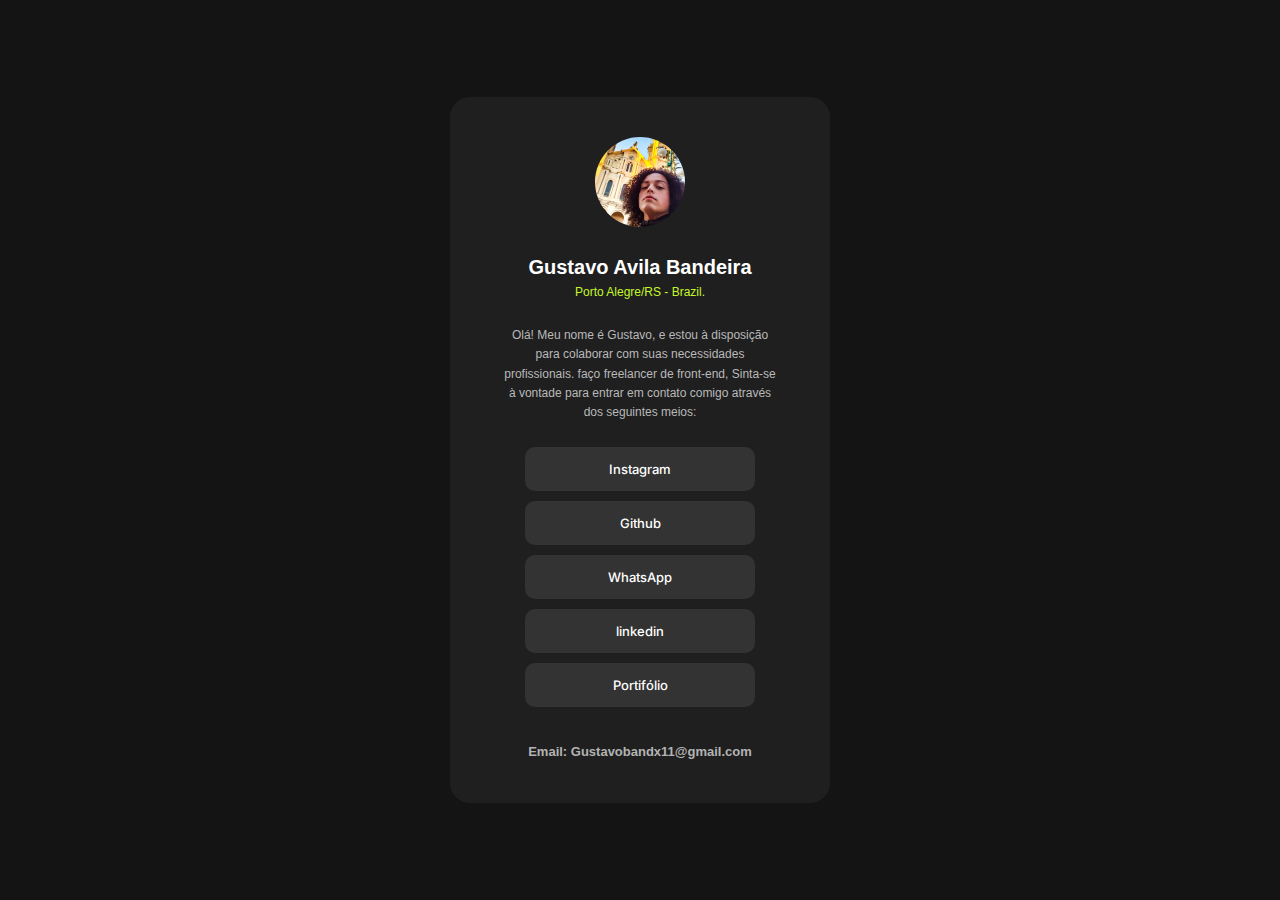
<file: index.html>
<!DOCTYPE html>
<html lang="pt-br">
<head>
    <meta charset="UTF-8">
    <meta name="viewport" content="width=device-width, initial-scale=1.0">
    <title>Contato Profissional</title>
    <link rel="stylesheet" href="./style/style.css">
    <link rel="shortcut icon" href="favicon_io (1)/favicon-32x32.png" type="image/x-icon">
    <link rel="shortcut icon" href="favicon_io (1)/favicon-16x16.png" type="image/x-icon">
    
</head>
<body>
    <main>
      
        <section>
            <img src="imagens/WhatsApp Image 2025-09-15 at 21.08.44.jpeg" alt="Foto de Gustavo">
            <p id="Nome">Gustavo Avila Bandeira</p>
            <p id="Endereco">Porto Alegre/RS - Brazil.</p>
            <p class="texto">Olá! Meu nome é Gustavo, e estou à disposição para colaborar com suas necessidades profissionais. faço freelancer de front-end, Sinta-se à vontade para entrar em contato comigo através dos seguintes meios:</p>
            <ul>
            <a href="https://www.instagram.com/gustavobandx22" target="_blank"><li>Instagram</li></a>
            <a href="https://github.com/GustavoAvilaB" target="_blank"><li>Github</li></a>
            <a href="https://wa.me/qr/OEJUAH36YJUKL1" target="_blank"><li>WhatsApp</li></a>
            <a href="https://www.linkedin.com/in/gustavo-avila-bandeira-92a971292" target="_blank"><li>linkedin</li></a>
            <a href="portifólio.html" target="_self" rel="next"><li>Portifólio</li></a>
            </ul>
          <p id="Email">Email: Gustavobandx11@gmail.com</p>
        </section>

    </main>
</body>
</html>
</file>
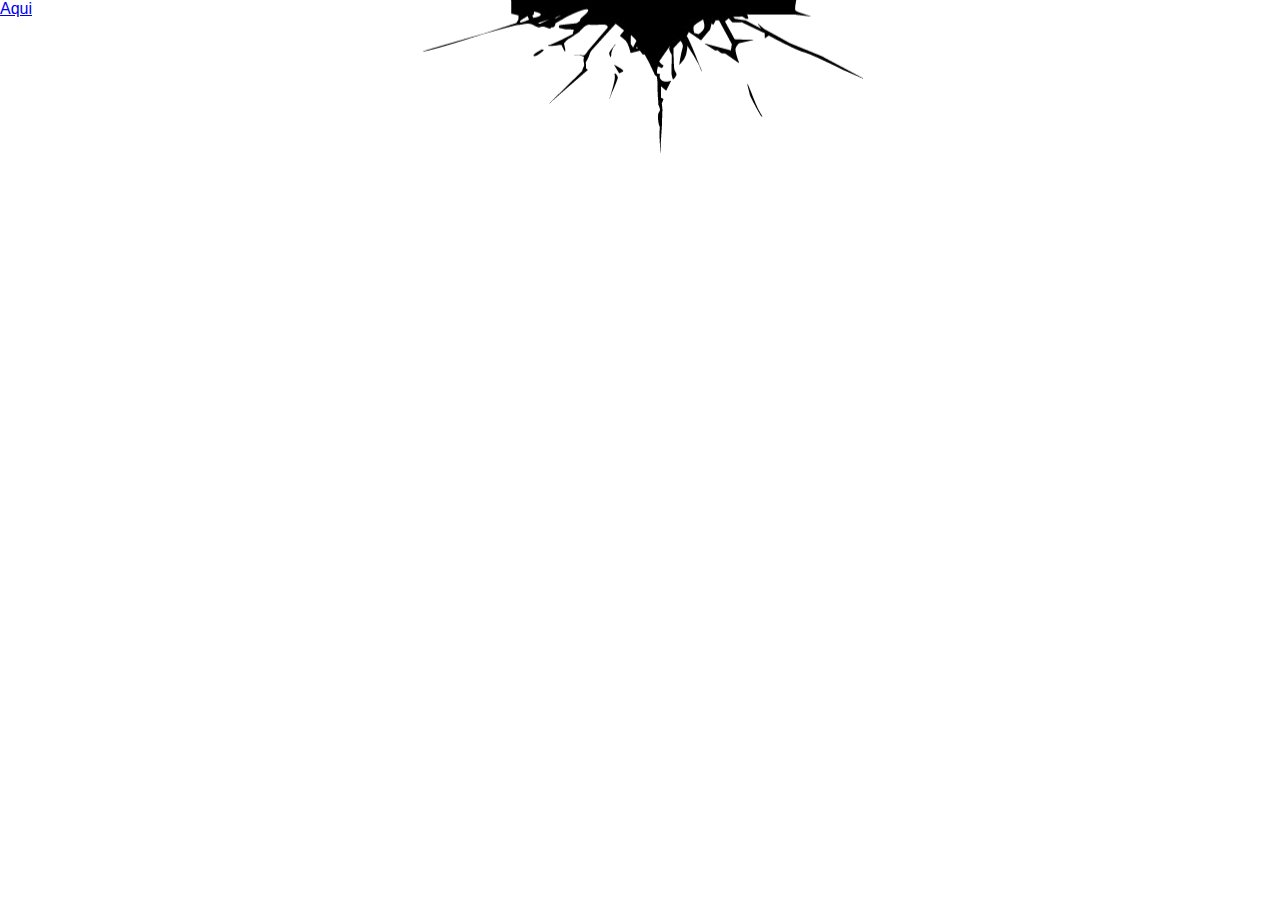
<file: indexteste.html>
<!DOCTYPE html>
<html lang="en">
<head>
    <meta charset="UTF-8">
    <meta name="viewport" content="width=device-width, initial-scale=1.0">
    <title>Document</title>

    <style>
        body {
            font-family: Arial, sans-serif;
            margin: 0;
            padding: 0;
            box-sizing: border-box;
            background-image: url(/imagens/fotosdoportifólio/logo-batman.png);
            background-repeat: no-repeat;
            background-position: center;
            
        }
    
    </style>
</head>
<body>
    <a href="index.html">Aqui</a>
</body>
</html>
</file>
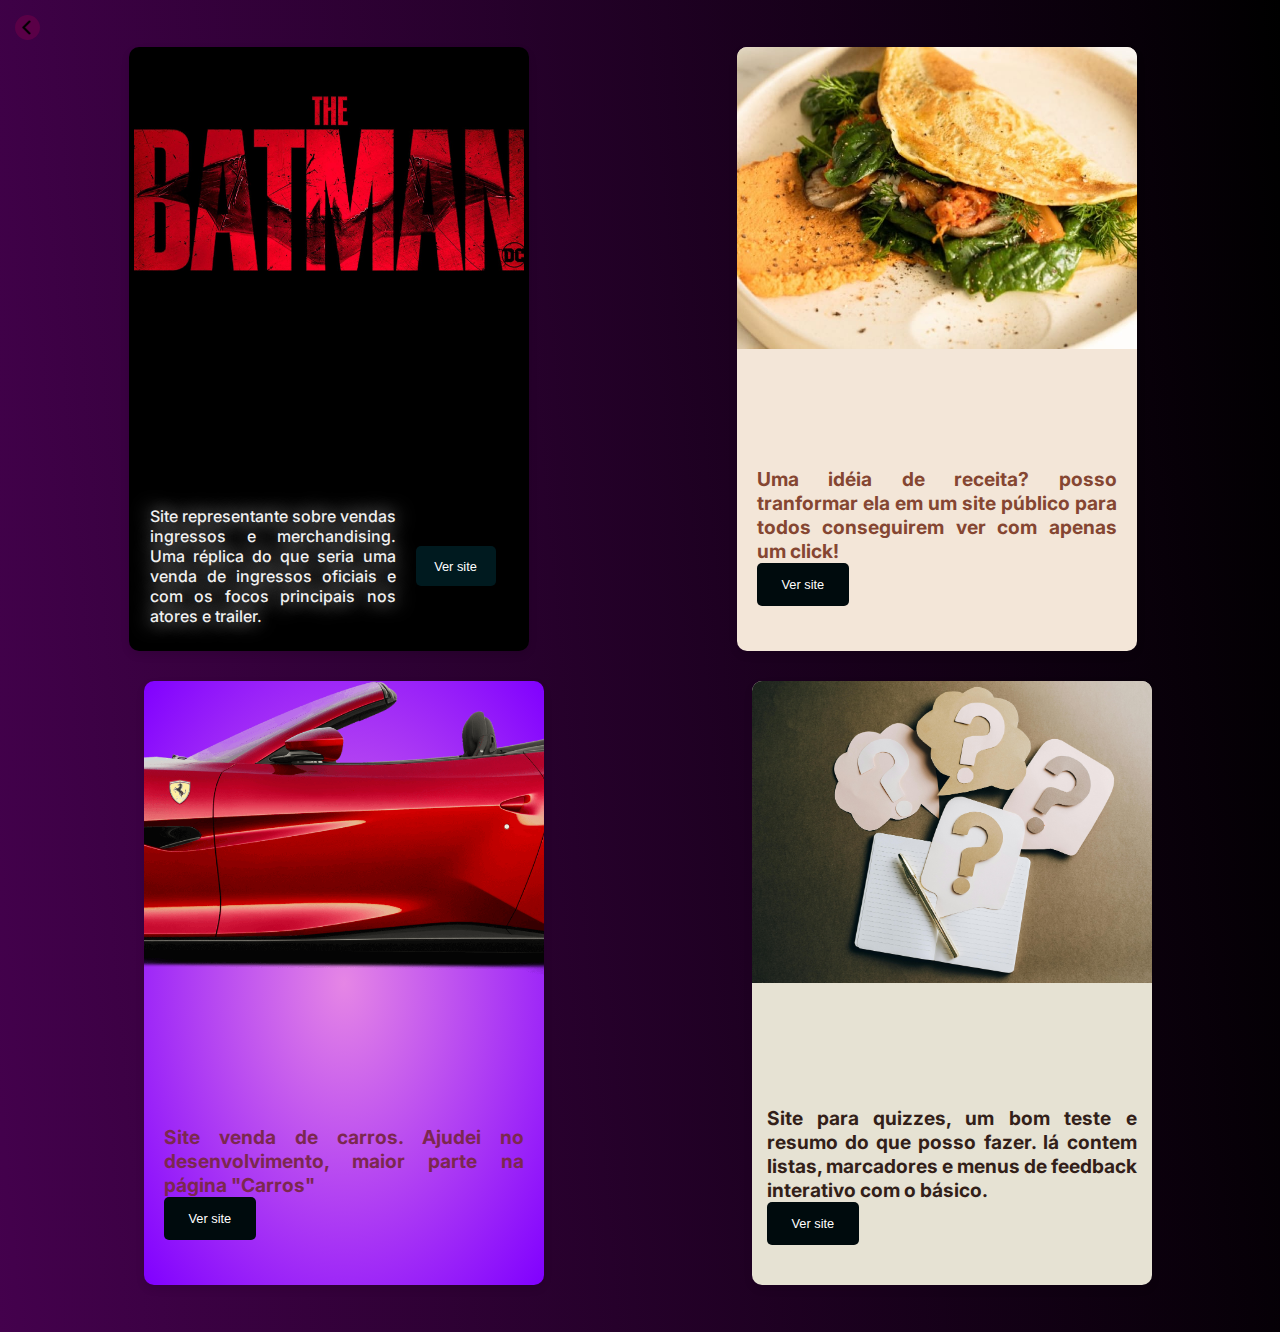
<file: portifólio.html>
<!DOCTYPE html>
<html lang="pt-br">
<head>
    <!DOCTYPE html>
    <html lang="pt-br">
    <head>
        <meta charset="UTF-8">
        <meta name="viewport" content="width=device-width, initial-scale=1.0">
        <title>Minhas experiências</title>
        <link rel="stylesheet" href="./style/styleportifólio.css">
        <link rel="shortcut icon" href="favicon_io (1)/favicon-32x32.png" type="image/x-icon">
        <link rel="shortcut icon" href="favicon_io (1)/favicon-16x16.png" type="image/x-icon">

    </head>
    <body>
      
        <a href="index.html"><img src="imagens/arrow.png" alt="botão para voltar pro menu" class="voltar"  target="_self" rel="prev"></a>
        <main> 
            
            <!--Site do projeto-Batman-->
            <section class="Batmansessao">
                <img src="imagens/fotosdoportifólio/Ef4Do0QXsAEJssz.jpg" alt="Site do Batman" class="Batman">
                <span class="batmanspan">
                    <p>Site representante sobre vendas ingressos e merchandising. Uma réplica do que seria uma venda de ingressos oficiais e com os focos principais nos atores e trailer.</p>
                    <a href="https://gustavoavilab.github.io/BATMAN-projeto/" target="_blank"><button>Ver site</button></a>
                </span>
            </section>
            <!--Site do Página de receitas-->
            <section class="receitassessao">
                <img src="imagens/fotosdoportifólio/image-omelette.jpeg" alt="Página de receitas">
                <span class="receitas">
                    <p class="texto" >Uma idéia de receita? posso tranformar ela em um site público para todos conseguirem ver com apenas um click!</p>
                    <a href="https://gustavoavilab.github.io/Pagina-de-Receita/" target="_blank"><button>Ver site</button></a>
                </span>
            </section>
            <!--Loja de Carros-->
            <section class="carros">
                <img src="imagens/fotosdoportifólio/ferrari.png" alt="Loja de Carros">
                <span class="carrospan">
                    <p class="texto">Site venda de carros. Ajudei no desenvolvimento, maior parte na página "Carros"</p>
                    <a href="https://gustavoavilab.github.io/SiteCarros/" target="_blank"><button>Ver site</button></a>
                </span>
            </section>
              <section class="quiz">
                <img src="imagens/fotosdoportifólio/pexels-leeloothefirst-5428830.jpg" alt="Loja de Carros">
                <span class="spanquiz">
                    <p class="texto">Site para quizzes, um bom teste e resumo do que posso fazer. lá contem listas, marcadores e menus de feedback interativo com o básico.</p>
                    <a href="https://gustavoavilab.github.io/Quizzparaprogramadores/" target="_blank"><button>Ver site</button></a>
                </span>
            </section>
        </main>

    </body>
    </html>
  
</body>
</html>
</file>
<file: style/style.css>
@charset "UTF-8";
@import url('https://fonts.googleapis.com/css2?family=Inter:wght@100..900&display=swap');
*{
    box-sizing: border-box;
    padding: 0;
    margin: 0;
    text-decoration: none;
    list-style: none;
}
body {
    font-family: Arial, sans-serif;
    margin: 0;
    padding: 0;
    background-color: #f4f4f4;
}

main{
    background-color: #141414;
    color: white;
    min-height: 100vh;
    display: flex;
    justify-content: center;
    align-items: center;
    flex-direction: column;
}

section{
    text-align: center;
    padding: 20px 50px;
    border-radius: 20px;
    background-color: #1F1F1F;
    height: auto;
    width: 380px;
    position: absolute;
}
section > p.texto{
    font-size: 12px;
    margin: 24px 0px 0px 0px;
    color: rgb(185, 185, 185);
}

img{
    width: 90px;
    height: 90px;
    border-radius: 50%;
    object-fit: cover;
    margin-top: 20px;
    margin-bottom: 20px;
}

p{
    margin-bottom: 20px;
    line-height: 1.6;
}
#Email{
    font-size: 13px;
    font-weight: 600;
    color: hsl(0, 0%, 70%);

    bottom: 1px;
}

#Nome{
    font-size: 20px;
    font-weight: 600;
    margin: 0px;
}
#Endereco{
    font-size: 12px;
    font-weight: 200px;
    color: hsl(75, 94%, 57%);
    margin: 0px;
}
ul{
    text-align: center;
    padding: 15px;
    margin: 10px;
}

ul li{
    border-radius: 10px;
    font-size: 13px;
    margin: 10px auto;
    background-color: hsl(0, 0%, 20%);
    color: hsl(0, 0%, 12%);
    padding: 14px;
    margin-top: auto;
    transition: background-color 0.3s, color 0.3s;
}

ul li:hover{
    background-color: hsl(75, 94%, 57%);
    cursor: pointer;
    color: #1F1F1F;
    transition: 0.5s background-color ease;
}

a > li{
    font-weight: 500;
    font-family: "Inter", sans-serif;
    text-decoration: none;
    color: white;
}
ul:hover > a{
    text-decoration: none;
    color: hsl(0, 0%, 12%);
    transition: 0.5s color ease;
}
</file>
<file: style/styleportifólio.css>
@charset "UTF-8";
@import url('https://fonts.googleapis.com/css2?family=Inter:wght@100..900&display=swap');
@import url('https://fonts.googleapis.com/css2?family=Outfit:wght@100..900&display=swap');

*{
    box-sizing: border-box;
    padding: 0;
    margin: 0;
    text-decoration: none;
    list-style: none;
}

main{
    width: 100vw;
    min-height: 100vh;
    padding: 32px;
    background-image: linear-gradient(-95deg, #000000, #44014d);
    font-family: 'Inter', sans-serif;
    flex-wrap: wrap;
    justify-content: space-around;
    align-content: center;
    display: flex;
    align-items: center;
}
/*SECTION PRINCIPAL*/
section{
    font-weight: 700;
    max-width: 25rem;
    height: 37.75rem;
    background-color: white;
    border-radius: 10px;
    box-shadow: 0 4px 8px rgba(0, 0, 0, 0.1);
    display: flex; /* corrigido: antes estava 'flexbox' inválido */
    flex-direction: column;
    justify-content: flex-start;
    position: relative;
    transition: all 1s ease;
    text-align: justify;
    box-sizing: border-box;
}



section:hover{
    max-width: 26.25rem;
    height: 39.75rem;
    transition: all 1s ease;
    
}
/*SESSAO DO BATMAN*/
section.Batmansessao{
    font-size: 24px;
    font-weight: 700;
    padding: 0px 5px;
    color: #f1f1f1;
    background-color: #000; 
    transition: all 1s ease;
    }

section.Batmansessao:hover{
    box-shadow: 0 0px 20px rgba(189, 1, 1, 0.712);
    background-color: rgb(150, 0, 0);
    transition: all 0.5s ease; 
    background-image: url(../imagens/fotosdoportifólio/245865.png);
    z-index: 1;
    color: #000;
    background-position: 100% 63%;
    padding: 0px;
    background-repeat: no-repeat;
    background-size: contain;
}
section.Batmansessao:hover span{
    text-shadow: 0px 0px 20px #000000;
    text-size-adjust: inherit;
}

section.Batmansessao span{
    display: flex;
    /* limitar largura para evitar overflow horizontal que empurra o span para fora da tela */
    width: calc(100% - 22px);
    max-width: calc(100% - 22px);
    font-size: 16px;
    font-weight: 500;
    justify-content: center;
    align-content: flex-end;
    position: absolute;
    align-items: center;
    bottom: 25px;
    gap: 20px;
    align-items: center;
    box-sizing: border-box;
    padding: 0 16px;
    text-shadow:0px 0px 20px #ffffff;
}
/*SESSAO DAS RECEITAS*/
section.receitassessao{
    color: #854632;
    background-color: #F3E6D8; 
}
section.receitassessao:hover{
    box-shadow: 0 0px 20px #F3E6D8;
    background-color: #FFF5F9;
    transition: all 0.5s ease; 
}
/*SESSAO DOS CARROS*/
section.carros{
    color: #7B284F;
    background-image: radial-gradient(#db55dbb6, #8000ff);
    transition: all 1s ease;
}
section.carros:hover{
    color: #d3d3d3;
    background-image: linear-gradient(#db0909, #5f0000);
    box-shadow: 0px -1px 20px 2px #700a0a;
    transition: all 1s ease;
}
.carrospan button:hover{
    padding: 14px 25px;
    border: solid 1px goldenrod;
    margin: 5px;
    border-radius: 5px;
    font-size: 1rem;
    background-color: #770000;
    color: #fff;
    transition: all 1s ease;
    cursor: pointer;
}

span.receitas, span.carrospan, .spanquiz{
    justify-content: center;
    align-content: flex-end;
    position: absolute;
    bottom: 25px;
    align-items: center;
    box-sizing: border-box;
    padding: 0;
    margin: 20px;
}
/*SESSAO DO QUIZ*/
 section.quiz{
    background-color: #E6E2D3; 
    color: #331F19;
    transition: all 1s ease;
 }
 .spanquiz button:hover{
    cursor: pointer;
    padding: 14px 25px;
    border: none;
    margin: 5px;
    border-radius: 5px;
    font-size: 1rem;
    color: #fff;
    transition: all 1s ease;
    cursor: pointer;
    background-color: #331F19;
    color: #798252;
}
 section.quiz:hover{
    box-shadow: 0px 0px 20px #CCD595;
 }
 /*SPAN DOS SECTIONS*/
 section span {
  opacity: 1;
  transform: translateY(0);
  transition: opacity .28s ease, transform .28s ease;
  pointer-events: auto; /* garante que botões dentro possam ser clicados */
}


section.receitassessao, section.carros, span.spanquiz, .batmanspan .texto{
    margin: 15px;
    font-size: 1.2rem;
    transition-duration: 1s;
    
}
span.spanquiz button, span.carrospan button, span.receitas button{
    padding: 14px 25px;
    border: none;
    border-radius: 5px;
    font-size: 0.8rem;
    background-color: #000B0D;
    color: #fff;
    transition: all 1s ease;
    cursor: pointer;
}
span.batmanspan button{
    border: none;
    width: 80px;
    height: 40px;
    margin: auto;
    border-radius: 5px;
    font-size: 0.8rem;
    background-color: #001a1f;
    color: #fff;
    transition: all 1s ease;
    cursor: pointer;
}

section.Batmansessao button:hover{
    background-color: #8d0909;
    border: solid 1px #000000;
    color: #ffffff;
    transition-duration: 1s;
    
}
span.receitas button:hover{
    background-color: #F3E6D8;
    border: solid 1px #000000;
    color: #7B284F;
    transition-duration: 1s;
    
}
section img{
    width: 100%;
    height: 50%;
    margin-bottom: 20px;
    object-fit: cover;
    border-radius: 10px 10px 0px 0px;
}

a img.voltar{

        background-color: rgb(90, 0, 71);
        border-radius: 50%;
        padding: 5px;
        margin: 15px 0px 0px 15px;
        width: 25px;
        height: 25px;
        margin-right: 40px;
        position: absolute;
        display: block;
        z-index: 3;
        transform: rotate(-180deg);
        transition: all 1s ease;
}

a img.voltar:hover{
    width: 30px;
    height: 30px;
    box-shadow: 0px 0px 20px white;
}

/* Responsividade mínima */
@media (max-width: 1024px){
    section{
        width: 320px;
        margin-bottom: 20px;
    }

    section:hover span{
        opacity: 1;
        text-align: center;
        pointer-events: auto;
        transition-delay: 0.4s; 

    }
    section.carros button{
        margin-top: 70px;
    }
     span.receitas button{
        margin-top: 40px;
    }

    span.spanquiz button{
        margin-top: 20px;
    }

    span.receitas, span.carrospan{
        margin-left: 6px;
    }
    span.receitas, span.carrospan, span.spanquiz{
        margin: 0px 50px;
 }
}

@media (max-width: 768px) {
    main{
        flex-direction: column;
        gap: 20px;
        padding: 20px;
        align-items: center;
    }
    section{
        width: 90%;
        height: auto;
        padding-bottom: 90px;
        font-size: 14px;
    }
    section span{
        bottom: 14px;
    }
}

@media (max-width: 500px){

    main{
        height: 60%;
        width: 100%;
    }
    section.Batmansessao:hover, section.Batmansessao.is-active{
    background-position: 100% 53%;
    font-size: 900px;
}
    section.Batmansessao.is-active,section.Batmansessao:hover span button{
    width: 80px;
    height:40px;
    padding: 0px;
    font-size: 14px;   
}
    section.Batmansessao:hover span, section.Batmansessao.is-active span {
    font-size: 0.87rem;
    height: 140px;
    font-family: 'Inter';
    text-shadow:0px 0px 20px #880000;
    font-weight: 700;
    padding: 5px;
    }
      section.Batmansessao{
        padding: 0;
      }
  section.Batmansessao.is-active {
    background-size: cover;       /* mantém cover (esconde áreas vazias) */  
    background-position: 70% 30%;
    background-image: url("../imagens/fotosdoportifólio/245865.png");
    transition: all 1s ease;
  }


    section{
        width: 85%;
        height: 180px;
        transition: all 1s ease;
        transition-delay: 100ms;
        border-radius: 5px;
    }
    section span {
            opacity: 0;
            transform: translateY(8px);
            pointer-events: none;
            padding: 0px 15px;
        }

    section:hover span{
            opacity: 1;
            text-align: center;
            pointer-events: auto;
            transition-delay: 0.4s;
            text-align: center;
    }
    section.carros button{
        margin-top: 70px;
    }
     span.receitas button{
        margin-top: 40px;
    }

    span.spanquiz button{
        margin-top: 20px;
    }

    span.receitas, span.carrospan{
        margin-left: 6px;
        margin: 20px;
    }

    span.spanquiz{
        margin-right: 14px;
        right: 0px;
        margin: 20px;
        
    }

    section.is-active span {
    opacity: 1;
    transform: translateY(0);
    pointer-events: auto;
    text-align: center;
    margin: auto;
  }
  section.is-active{
        width: 90%;
        height: 500px;
  }
    section img{
        width: 100%;
        height: 200px;
        border-radius: 3px;
        position: absolute;
    }
 
    section:hover{
        width: 90%;
        height: 500px;
    }
}
</file>
